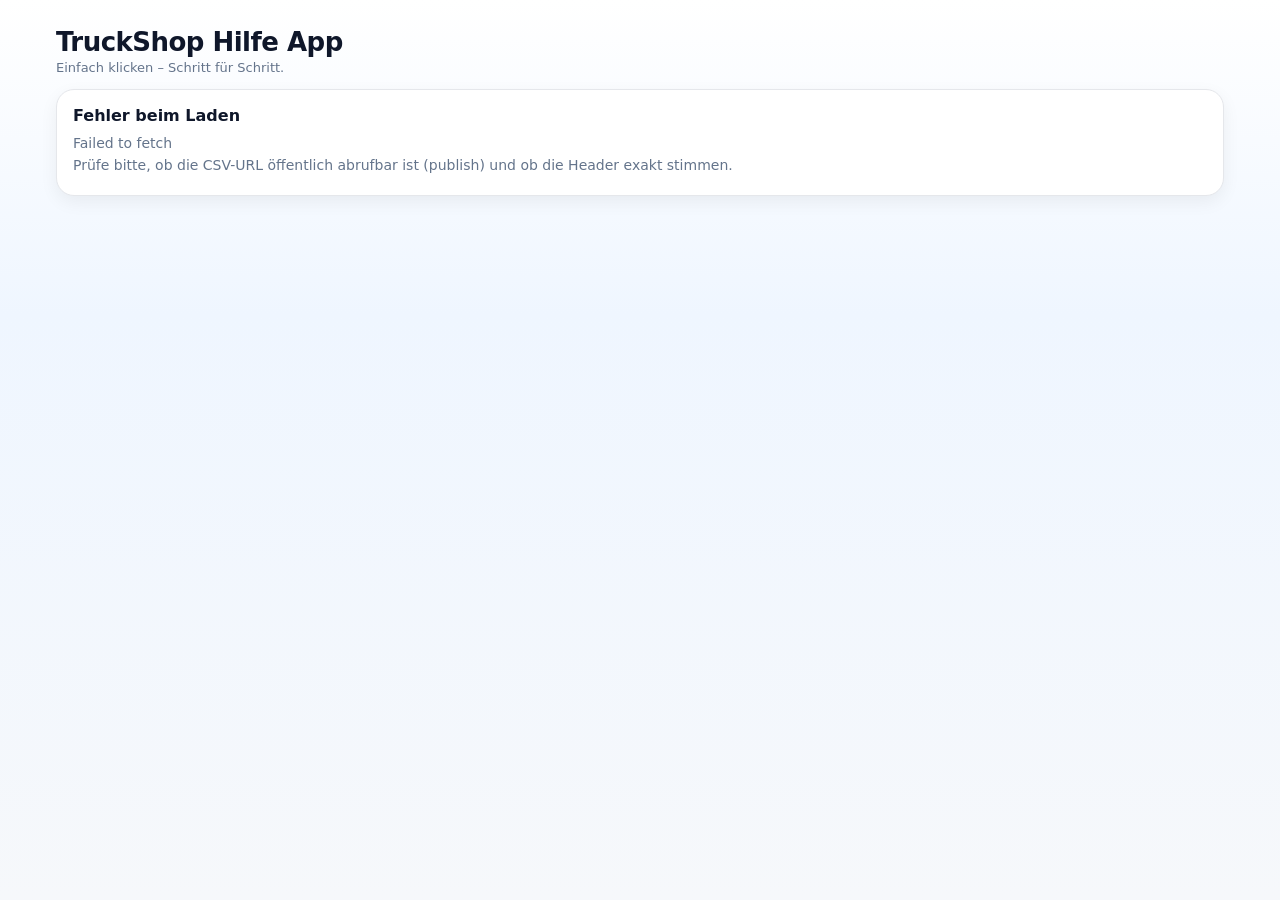
<file: index.html>
<!doctype html>
<html lang="de">
<head>
  <meta charset="utf-8" />
  <meta name="viewport" content="width=device-width,initial-scale=1" />
  <title>TruckShop Hilfe App</title>
  <style>
    :root{
      --bg: #f6f8fb;
      --card: #ffffff;
      --text: #0f172a;
      --muted: #64748b;
      --border: #e5e7eb;

      /* Helle Blau-Akzente */
      --accent: #2563eb;           /* blau */
      --accentSoft: #eff6ff;       /* sehr hell blau */
      --accentSoft2:#dbeafe;       /* hellblau */
      --accentBorder: rgba(37,99,235,.28);

      --shadow: 0 10px 30px rgba(2,6,23,.08);
      --shadow2: 0 6px 18px rgba(2,6,23,.06);
      --ok: #16a34a;

      --radius: 18px;
      --radius2: 22px;
    }
    *{ box-sizing:border-box; }
    body{
      margin:0;
      font-family: system-ui,-apple-system,Segoe UI,Roboto,Helvetica,Arial,"Apple Color Emoji","Segoe UI Emoji";
      color:var(--text);
      background: linear-gradient(180deg, #ffffff 0%, var(--accentSoft) 35%, var(--bg) 100%);
      min-height:100vh;
    }
    .wrap{
      max-width: 1200px;
      margin: 0 auto;
      padding: 18px 16px 40px;
    }

    .topbar{
      display:flex;
      align-items:center;
      justify-content:space-between;
      gap:12px;
      padding: 10px 0 14px;
    }
    .brand{ display:flex; flex-direction:column; gap:2px; }
    .brand h1{
      margin:0;
      font-size: 26px;
      letter-spacing:-0.02em;
      line-height:1.15;
    }
    .brand small{ color:var(--muted); font-size: 13px; }

    .searchRow{
      width:100%;
      max-width: 520px;
      margin-left:auto;
      display:flex;
      gap:10px;
      align-items:center;
    }
    .searchRow input{
      width:100%;
      padding: 14px 14px;
      border: 1px solid var(--border);
      border-radius: 14px;
      background: #fff;
      font-size: 16px;
      outline:none;
      box-shadow: 0 1px 0 rgba(2,6,23,.03);
    }
    .searchRow input:focus{
      border-color: var(--accentBorder);
      box-shadow: 0 0 0 4px rgba(37,99,235,.12);
    }

    .navline{
      display:flex;
      align-items:center;
      justify-content:space-between;
      gap:12px;
      margin: 8px 0 14px;
    }
    .crumbs{
      color: var(--muted);
      font-size: 14px;
      line-height:1.4;
      display:flex;
      flex-wrap:wrap;
      gap:8px;
      align-items:center;
    }
    .crumbs span{ display:inline-flex; align-items:center; }
    .crumbs span.clickable{
      cursor:pointer;
      color: var(--accent);
      font-weight:600;
    }
    .crumbs .sep{ opacity:.55; padding:0 6px; }

    .btn{
      border:1px solid var(--border);
      background:#fff;
      padding: 10px 12px;
      border-radius: 14px;
      cursor:pointer;
      font-size:14px;
      color: var(--accent);
      font-weight: 650;
      box-shadow: 0 1px 0 rgba(2,6,23,.03);
      display:inline-flex;
      align-items:center;
      gap:10px;
      user-select:none;
    }
    .btn:hover{
      box-shadow: var(--shadow2);
      transform: translateY(-1px);
      border-color: var(--accentBorder);
      background: linear-gradient(180deg, #fff 0%, var(--accentSoft) 100%);
    }
    .btn:active{ transform: translateY(0px); }

    .grid{
      display:grid;
      grid-template-columns: repeat(3, minmax(0,1fr));
      gap: 16px;
      margin-top: 14px;
    }
    @media (max-width: 980px){ .grid{ grid-template-columns: repeat(2, minmax(0,1fr)); } }
    @media (max-width: 560px){ .grid{ grid-template-columns: repeat(1, minmax(0,1fr)); } }

    .tile{
      background: var(--card);
      border: 1px solid var(--border);
      border-radius: var(--radius2);
      box-shadow: var(--shadow2);
      padding: 18px 18px;
      min-height: 112px;
      cursor:pointer;
      display:flex;
      flex-direction:column;
      justify-content:center;
      gap:10px;
      transition: transform .12s ease, box-shadow .12s ease, border-color .12s ease;
      position:relative;
      overflow:hidden;
    }
    /* dezenter Akzentstreifen */
    .tile::before{
      content:"";
      position:absolute;
      left:0; top:0; bottom:0;
      width: 6px;
      background: linear-gradient(180deg, rgba(37,99,235,.22), rgba(37,99,235,.08));
      opacity:.9;
    }
    .tile:hover{
      transform: translateY(-2px);
      box-shadow: var(--shadow);
      border-color: var(--accentBorder);
    }
    .tileTop{ display:flex; gap:12px; align-items:center; }
    .emoji{
      width:50px; height:50px;
      border-radius: 16px;
      display:grid;
      place-items:center;
      background: linear-gradient(180deg, var(--accentSoft2) 0%, var(--accentSoft) 100%);
      border: 1px solid rgba(37,99,235,.18);
      font-size: 24px;
      flex: 0 0 auto;
    }
    .tileTitle{ margin:0; font-size: 18px; letter-spacing:-0.01em; }
    .tileMeta{ margin:0; color: var(--muted); font-size: 14px; }

    .topicLayout{
      display:grid;
      grid-template-columns: 1.7fr .9fr;
      gap: 16px;
      align-items:start;
      margin-top: 14px;
    }
    @media (max-width: 980px){ .topicLayout{ grid-template-columns: 1fr; } }

    .panel{
      background:#fff;
      border:1px solid var(--border);
      border-radius: var(--radius);
      box-shadow: var(--shadow2);
      padding: 16px;
    }
    .panel h3{
      margin: 0 0 10px;
      font-size: 16px;
      color: var(--text);
    }
    .panel p{ margin: 6px 0; color: var(--muted); font-size: 14px; }

    .intro{
      background:#fff;
      border:1px solid var(--border);
      border-radius: var(--radius);
      box-shadow: 0 1px 0 rgba(2,6,23,.03);
      padding: 12px;
      margin-bottom: 10px;
      color: var(--text);
      white-space: pre-wrap;
      line-height: 1.45;
    }

    .steps{ display:flex; flex-direction:column; gap: 10px; }
    .step{
      background:#fff;
      border:1px solid var(--border);
      border-radius: var(--radius);
      padding: 12px 12px;
      box-shadow: 0 1px 0 rgba(2,6,23,.03);
      display:flex;
      gap:12px;
      align-items:flex-start;
    }
    .check{
      width: 22px;
      height: 22px;
      border-radius: 7px;
      border: 2px solid rgba(100,116,139,.35);
      margin-top: 2px;
      flex: 0 0 auto;
      cursor:pointer;
      position:relative;
      background:#fff;
    }
    .check.done{
      border-color: rgba(22,163,74,.55);
      background: rgba(22,163,74,.10);
    }
    .check.done::after{
      content:"";
      position:absolute;
      left:6px; top:2px;
      width:6px; height:12px;
      border-right:3px solid var(--ok);
      border-bottom:3px solid var(--ok);
      transform: rotate(40deg);
    }
    .stepText{ display:flex; flex-direction:column; gap:6px; width:100%; }
    .stepText b{ font-size: 15px; line-height:1.3; }
    .stepText .hint{
      color: var(--muted);
      font-size: 14px;
      line-height:1.35;
      white-space: pre-wrap;
    }

    .results{
      margin-top: 12px;
      display:none;
      gap: 10px;
      flex-direction:column;
    }
    .resultItem{
      background:#fff;
      border:1px solid var(--border);
      border-radius: var(--radius);
      padding: 12px 12px;
      box-shadow: 0 1px 0 rgba(2,6,23,.03);
      cursor:pointer;
    }
    .resultItem:hover{ box-shadow: var(--shadow2); border-color: var(--accentBorder); }
    .resultItem .rTitle{ margin:0; font-weight:700; }
    .resultItem .rMeta{ margin:6px 0 0; color: var(--muted); font-size: 13px; }

    .loading{
      background:#fff;
      border:1px solid var(--border);
      border-radius: var(--radius);
      padding: 14px;
      box-shadow: 0 1px 0 rgba(2,6,23,.03);
      color: var(--muted);
      display:flex;
      align-items:center;
      gap:10px;
    }
    .dot{
      width:10px; height:10px; border-radius:50%;
      background: rgba(37,99,235,.35);
      animation: pulse 1s infinite;
    }
    @keyframes pulse{
      0%{ transform: scale(1); opacity:.6; }
      50%{ transform: scale(1.25); opacity:1; }
      100%{ transform: scale(1); opacity:.6; }
    }
  </style>
</head>

<body>
  <div class="wrap">
    <div class="topbar">
      <div class="brand">
        <h1>TruckShop Hilfe App</h1>
        <small>Einfach klicken – Schritt für Schritt.</small>
      </div>

      <!-- Suche nur auf Start -->
      <div class="searchRow" id="searchRow" style="display:none;">
        <input id="searchInput" type="search" placeholder="Suchen (z. B. Strom, Wasser, Pumpe …)" autocomplete="off" />
      </div>
    </div>

    <div class="navline" id="navline" style="display:none;">
      <div class="crumbs" id="crumbs"></div>
      <button class="btn" id="backBtn" type="button">← Zurück</button>
    </div>

    <div id="app">
      <div class="loading"><span class="dot"></span> Inhalte werden geladen …</div>
    </div>
  </div>

<script>
/* ===========================================================
   Sheet-Spalten:
   kategorie | kategorie_reihenfolge | unterkategorie | reihenfolge
   titel | inhalt | aktiv | schritt1..schritt20

   ERWEITERUNG:
   - Zeilenebene: youtube  (für Kategorie "Video")
   - Pro Schritt: schrittX_bild | schrittX_pdf | schrittX_youtube
   =========================================================== */

const CSV_URL = "https://docs.google.com/spreadsheets/d/e/2PACX-1vQCXjTKGowsZ4NrxhRqueZyKaDA5ny-lSAuxNaxhCOmlk_SAmI9WBGCRnY-yeOzKOvNl_DuD4T49EMK/pub?output=csv";

const STORAGE_KEY = "truckshop-hilfe-done-v3";
let doneState = loadDone();

let topics = [];
let state = { level: "start", category: null, subcategory: null, topicId: null };

const appEl = document.getElementById("app");
const searchRowEl = document.getElementById("searchRow");
const searchInputEl = document.getElementById("searchInput");
const navlineEl = document.getElementById("navline");
const crumbsEl = document.getElementById("crumbs");
const backBtn = document.getElementById("backBtn");

const norm = (v) => (v ?? "").toString().trim();
const nlow = (v) => norm(v).toLowerCase();

function loadDone(){
  try { return JSON.parse(localStorage.getItem(STORAGE_KEY) || "{}"); }
  catch { return {}; }
}
function saveDone(){ localStorage.setItem(STORAGE_KEY, JSON.stringify(doneState)); }

async function loadCSV(url){
  const res = await fetch(url, { cache: "no-store" });
  if(!res.ok) throw new Error("CSV konnte nicht geladen werden. Status: " + res.status);
  const text = await res.text();
  return parseCSV(text);
}
function parseCSV(csvText){
  const lines = csvText.replace(/\r/g,"").split("\n").filter(l => l.trim().length);
  if(!lines.length) return [];
  const header = splitCSVLine(lines[0]).map(h => h.trim());
  const out = [];

  for(let i=1;i<lines.length;i++){
    const cols = splitCSVLine(lines[i]);
    const obj = {};
    header.forEach((h, idx) => obj[h] = cols[idx] ?? "");
    out.push(obj);
  }
  return out;
}
function splitCSVLine(line){
  const result = [];
  let cur = "";
  let inQ = false;

  for(let i=0;i<line.length;i++){
    const ch = line[i];
    if(ch === '"'){
      if(inQ && line[i+1] === '"'){ cur += '"'; i++; }
      else inQ = !inQ;
    } else if(ch === "," && !inQ){
      result.push(cur); cur = "";
    } else {
      cur += ch;
    }
  }
  result.push(cur);
  return result;
}

function isActive(v){
  const x = nlow(v);
  if(!x) return true;
  return ["1","true","ja","yes","y","aktiv","x"].includes(x);
}

/* ---------- Drive / YouTube Helper ---------- */
function toDriveDirectImage(url){
  if(!url) return "";
  const u = String(url).trim();
  const m = u.match(/drive\.google\.com\/file\/d\/([^/]+)/);
  if(m && m[1]) return `https://drive.google.com/uc?export=view&id=${m[1]}`;
  return u;
}
function toDrivePreviewPdf(url){
  if(!url) return "";
  const u = String(url).trim();
  const m = u.match(/drive\.google\.com\/file\/d\/([^/]+)/);
  if(m && m[1]) return `https://drive.google.com/file/d/${m[1]}/preview`;
  return u;
}
function getYouTubeId(url){
  if(!url) return "";
  const u = String(url).trim();

  let m = u.match(/youtu\.be\/([A-Za-z0-9_-]{6,})/);
  if(m) return m[1];

  m = u.match(/[?&]v=([A-Za-z0-9_-]{6,})/);
  if(m) return m[1];

  m = u.match(/youtube\.com\/shorts\/([A-Za-z0-9_-]{6,})/);
  if(m) return m[1];

  m = u.match(/youtube\.com\/embed\/([A-Za-z0-9_-]{6,})/);
  if(m) return m[1];

  return "";
}

/* ===========================================================
   Emoji Mapping (Keyword-basiert) + Fallback
   =========================================================== */
const EMOJI_RULES = [
  { keys: ["video", "youtube"], e: "🎬" },
  { keys: ["strom", "elektr", "kabel", "sicherung", "batter", "spannung", "12v", "24v"], e: "⚡" },
  { keys: ["wasser", "pumpe", "tank", "leitung", "hahn", "ventil", "leck", "dicht"], e: "💧" },
  { keys: ["hydraul", "öl", "zylinder", "presse", "kipper"], e: "🛢️" },
  { keys: ["luft", "druck", "kompressor", "pneum", "bremsluft"], e: "💨" },
  { keys: ["brem", "abs", "esp", "belag", "scheibe"], e: "🛑" },
  { keys: ["licht", "lampe", "beleucht", "led", "blinker"], e: "💡" },
  { keys: ["reifen", "rad", "felge", "luftdruck", "profil"], e: "🛞" },
  { keys: ["tür", "klappe", "scharnier", "verschluss", "griff"], e: "🚪" },
  { keys: ["plan", "plane", "spriegel", "aufbau"], e: "🧵" },
  { keys: ["kühl", "kuehl", "temperatur"], e: "❄️" },
  { keys: ["motor", "antrieb", "getriebe"], e: "⚙️" },
  { keys: ["sicherheit", "warn", "gefahr"], e: "⚠️" },
  { keys: ["hilfe", "info", "anleitung", "faq"], e: "🧾" },
  { keys: ["werkzeug", "tool", "schlüssel", "schraube"], e: "🧰" },
  { keys: ["check", "prüfung", "kontrolle", "tüv", "hu"], e: "✅" },
];
const LEVEL_DEFAULT = { cat: "📁", sub: "🧩", topic: "📌" };

function emojiFor(level, ...texts){
  const hay = texts.map(t => nlow(t)).join(" ");
  for(const rule of EMOJI_RULES){
    if(rule.keys.some(k => hay.includes(k))) return rule.e;
  }
  return LEVEL_DEFAULT[level] || "📄";
}

/* ---------- UI helpers ---------- */
function uniqueBy(arr, fnKey){
  const m = new Map();
  for(const item of arr){
    const k = fnKey(item);
    if(!m.has(k)) m.set(k, item);
  }
  return Array.from(m.values());
}

function renderTiles(items, onClick){
  const grid = document.createElement("div");
  grid.className = "grid";

  items.forEach(it => {
    const tile = document.createElement("div");
    tile.className = "tile";
    tile.onclick = () => onClick(it);

    const top = document.createElement("div");
    top.className = "tileTop";

    const emoji = document.createElement("div");
    emoji.className = "emoji";
    emoji.textContent = it.emoji || "📁";

    const txt = document.createElement("div");
    const h = document.createElement("p");
    h.className = "tileTitle";
    h.textContent = it.title;

    const meta = document.createElement("p");
    meta.className = "tileMeta";
    meta.textContent = it.meta || "";

    txt.appendChild(h);
    txt.appendChild(meta);

    top.appendChild(emoji);
    top.appendChild(txt);

    tile.appendChild(top);
    grid.appendChild(tile);
  });

  return grid;
}

/* ---------- Navigation ---------- */
function setNav(){
  if(state.level === "start"){
    navlineEl.style.display = "none";
    crumbsEl.innerHTML = "";
    return;
  }
  navlineEl.style.display = "flex";

  const parts = [];
  parts.push({label:"Start", level:"start"});
  if(state.category) parts.push({label: state.category, level:"sub"});
  if(state.subcategory) parts.push({label: state.subcategory, level:"topics"});
  if(state.topicId){
    const t = topics.find(x => x.id === state.topicId);
    if(t) parts.push({label: t.title, level:"topic"});
  }

  crumbsEl.innerHTML = "";
  parts.forEach((p, idx) => {
    const span = document.createElement("span");
    const isClickable = (idx < parts.length-1);
    span.textContent = p.label;
    if(isClickable){
      span.className = "clickable";
      span.onclick = () => jumpToLevel(p.level);
    }
    crumbsEl.appendChild(span);
    if(idx < parts.length-1){
      const sep = document.createElement("span");
      sep.className = "sep";
      sep.textContent = "›";
      crumbsEl.appendChild(sep);
    }
  });
}

function jumpToLevel(level){
  if(level === "start"){
    state = { level:"start", category:null, subcategory:null, topicId:null };
  } else if(level === "sub"){
    state = { level:"sub", category: state.category, subcategory:null, topicId:null };
  } else if(level === "topics"){
    state = { level:"topics", category: state.category, subcategory: state.subcategory, topicId:null };
  }
  render();
}

/* ---------- Screens ---------- */
function renderStart(){
  searchRowEl.style.display = "flex";

  const cats = uniqueBy(topics, t => t.category)
    .sort((a,b) => (a.catOrder - b.catOrder) || a.category.localeCompare(b.category))
    .map(t => ({
      title: t.category,
      emoji: emojiFor("cat", t.category),
      meta: "Kategorie auswählen"
    }));

  appEl.innerHTML = "";
  appEl.appendChild(renderTiles(cats, (it) => {
    state.level = "sub";
    state.category = it.title;
    state.subcategory = null;
    state.topicId = null;
    render();
  }));

  const results = document.createElement("div");
  results.className = "results";
  results.id = "results";
  appEl.appendChild(results);

  bindSearch();
}

function renderSubcategories(){
  searchRowEl.style.display = "none";

  const subsRaw = topics.filter(t => t.category === state.category && t.subcategory);
  const subs = uniqueBy(subsRaw, t => t.subcategory)
    .sort((a,b) => (a.subOrder - b.subOrder) || a.subcategory.localeCompare(b.subcategory))
    .map(t => ({
      title: t.subcategory,
      emoji: emojiFor("sub", t.subcategory, state.category),
      meta: "Unterkategorie auswählen"
    }));

  appEl.innerHTML = "";
  appEl.appendChild(renderTiles(subs, (it) => {
    state.level = "topics";
    state.subcategory = it.title;
    state.topicId = null;
    render();
  }));
}

function renderTopics(){
  searchRowEl.style.display = "none";

  const tops = topics
    .filter(t => t.category === state.category && t.subcategory === state.subcategory)
    .sort((a,b) => a.title.localeCompare(b.title))
    .map(t => ({
      id: t.id,
      title: t.title,
      emoji: emojiFor("topic", t.title, t.subcategory, t.category),
      meta: "Thema öffnen"
    }));

  appEl.innerHTML = "";
  appEl.appendChild(renderTiles(tops, (it) => {
    state.level = "topic";
    state.topicId = it.id;
    render();
  }));
}

function renderTopic(){
  searchRowEl.style.display = "none";
  const t = topics.find(x => x.id === state.topicId);
  if(!t){
    appEl.innerHTML = "";
    const box = document.createElement("div");
    box.className = "panel";
    box.innerHTML = `<h3>Hinweis</h3><p>Thema nicht gefunden.</p>`;
    appEl.appendChild(box);
    return;
  }

  const topicKey = t.id;
  const steps = t.steps || [];
  const doneCount = steps.reduce((acc, s, idx) => acc + (doneState[topicKey + "::" + idx] ? 1 : 0), 0);

  appEl.innerHTML = "";

  const layout = document.createElement("div");
  layout.className = "topicLayout";

  const left = document.createElement("div");
  left.className = "steps";

  // Kategorie "Video": Zeilenebene youtube als großes Video anzeigen
  if(nlow(t.category) === "video" && t.youtubeId){
    const videoBox = document.createElement("div");
    videoBox.className = "intro";
    videoBox.style.padding = "10px";
    videoBox.style.background = "#fff";
    videoBox.style.border = "1px solid var(--border)";
    videoBox.style.borderRadius = "var(--radius)";

    const iframe = document.createElement("iframe");
    iframe.width = "100%";
    iframe.height = "360";
    iframe.src = `https://www.youtube.com/embed/${t.youtubeId}`;
    iframe.title = "YouTube video";
    iframe.frameBorder = "0";
    iframe.allow = "accelerometer; autoplay; clipboard-write; encrypted-media; gyroscope; picture-in-picture; web-share";
    iframe.allowFullscreen = true;
    iframe.style.borderRadius = "10px";

    videoBox.appendChild(iframe);
    left.appendChild(videoBox);
  }

  if(t.content){
    const intro = document.createElement("div");
    intro.className = "intro";
    intro.textContent = t.content;
    left.appendChild(intro);
  }

  steps.forEach((step, idx) => {
    const row = document.createElement("div");
    row.className = "step";

    const box = document.createElement("div");
    box.className = "check" + (doneState[topicKey + "::" + idx] ? " done" : "");
    box.onclick = () => {
      const k = topicKey + "::" + idx;
      doneState[k] = !doneState[k];
      saveDone();
      render();
    };

    const txt = document.createElement("div");
    txt.className = "stepText";

    const title = document.createElement("b");
    title.textContent = "Schritt " + (idx + 1);

    const hint = document.createElement("div");
    hint.className = "hint";
    hint.textContent = step.text || "";

    txt.appendChild(title);
    txt.appendChild(hint);

    // Medien unter dem Schritt (Bild / PDF / YouTube)
    const mediaWrap = document.createElement("div");
    mediaWrap.style.display = "flex";
    mediaWrap.style.flexDirection = "column";
    mediaWrap.style.gap = "8px";
    mediaWrap.style.marginTop = "8px";

    if(step.img && step.img.startsWith("http")){
      const img = document.createElement("img");
      img.src = step.img;
      img.loading = "lazy";
      img.style.maxWidth = "100%";
      img.style.height = "auto";
      img.style.borderRadius = "10px";
      mediaWrap.appendChild(img);
    }

    if(step.pdf && step.pdf.startsWith("http")){
      const a = document.createElement("a");
      a.href = step.pdf;
      a.target = "_blank";
      a.rel = "noopener";
      a.textContent = "PDF öffnen";
      a.style.display = "inline-flex";
      a.style.alignSelf = "flex-start";
      a.style.padding = "8px 10px";
      a.style.borderRadius = "10px";
      a.style.textDecoration = "none";
      a.style.border = "1px solid rgba(0,0,0,.15)";
      mediaWrap.appendChild(a);
    }

    if(step.youtubeId){
      const iframe = document.createElement("iframe");
      iframe.width = "100%";
      iframe.height = "315";
      iframe.src = `https://www.youtube.com/embed/${step.youtubeId}`;
      iframe.title = "YouTube video";
      iframe.frameBorder = "0";
      iframe.allow = "accelerometer; autoplay; clipboard-write; encrypted-media; gyroscope; picture-in-picture; web-share";
      iframe.allowFullscreen = true;
      iframe.style.borderRadius = "10px";
      mediaWrap.appendChild(iframe);
    }

    if(mediaWrap.children.length){
      txt.appendChild(mediaWrap);
    }

    row.appendChild(box);
    row.appendChild(txt);
    left.appendChild(row);
  });

  const right = document.createElement("div");
  right.className = "panel";

  const h = document.createElement("h3");
  h.textContent = "Fortschritt";
  right.appendChild(h);

  const p1 = document.createElement("p");
  p1.innerHTML = `<b>${doneCount}</b> von <b>${steps.length}</b> Schritten erledigt`;
  right.appendChild(p1);

  const pct = steps.length ? Math.round((doneCount/steps.length)*100) : 0;
  const p2 = document.createElement("p");
  p2.textContent = `Status: ${pct}%`;
  right.appendChild(p2);

  const resetBtn = document.createElement("button");
  resetBtn.className = "btn";
  resetBtn.type = "button";
  resetBtn.textContent = "Fortschritt für dieses Thema zurücksetzen";
  resetBtn.style.marginTop = "10px";
  resetBtn.onclick = () => {
    for(let i=0;i<steps.length;i++){
      delete doneState[topicKey + "::" + i];
    }
    saveDone();
    render();
  };
  right.appendChild(resetBtn);

  layout.appendChild(left);
  layout.appendChild(right);
  appEl.appendChild(layout);
}

/* ---------- Search (Start only) ---------- */
let searchBound = false;
function bindSearch(){
  if(searchBound) return;
  searchBound = true;

  searchInputEl.addEventListener("input", () => {
    const q = nlow(searchInputEl.value);
    const resEl = document.getElementById("results");
    if(!resEl) return;

    if(!q){
      resEl.style.display = "none";
      resEl.innerHTML = "";
      return;
    }

    const hits = topics.filter(t => {
      const stepText = (t.steps || []).map(s => [s.text, s.img, s.pdf, s.youtubeId].filter(Boolean).join(" ")).join(" ");
      const hay = [t.category, t.subcategory, t.title, t.content, t.youtubeId, stepText].filter(Boolean).join(" ").toLowerCase();
      return hay.includes(q);
    }).slice(0, 20);

    resEl.innerHTML = "";
    resEl.style.display = "flex";

    hits.forEach(t => {
      const item = document.createElement("div");
      item.className = "resultItem";

      const tt = document.createElement("p");
      tt.className = "rTitle";
      tt.textContent = `${emojiFor("topic", t.title, t.subcategory, t.category)}  ${t.title || "Treffer"}`;

      const m = document.createElement("p");
      m.className = "rMeta";
      m.textContent = `${t.category}${t.subcategory ? " › " + t.subcategory : ""} › ${t.title}`;

      item.appendChild(tt);
      item.appendChild(m);

      item.onclick = () => {
        state.level = "topic";
        state.category = t.category;
        state.subcategory = t.subcategory;
        state.topicId = t.id;
        render();
      };

      resEl.appendChild(item);
    });

    if(!hits.length){
      const none = document.createElement("div");
      none.className = "resultItem";
      none.textContent = "Keine Treffer.";
      resEl.appendChild(none);
    }
  });
}

/* ---------- Main render ---------- */
function render(){
  setNav();

  backBtn.onclick = () => {
    if(state.level === "topic"){
      state.level = "topics";
      state.topicId = null;
    } else if(state.level === "topics"){
      state.level = "sub";
      state.subcategory = null;
    } else if(state.level === "sub"){
      state.level = "start";
      state.category = null;
    }
    render();
  };

  if(state.level === "start") renderStart();
  else if(state.level === "sub") renderSubcategories();
  else if(state.level === "topics") renderTopics();
  else if(state.level === "topic") renderTopic();
}

/* ---------- Boot ---------- */
(async function init(){
  try{
    const raw = await loadCSV(CSV_URL);

    topics = raw
      .filter(r => isActive(r["aktiv"]))
      .map((r) => {
        const category = norm(r["kategorie"]);
        const subcategory = norm(r["unterkategorie"]);
        const title = norm(r["titel"]);
        const content = norm(r["inhalt"]);

        const catOrder = Number(norm(r["kategorie_reihenfolge"]) || 9999);
        const subOrder = Number(norm(r["reihenfolge"]) || 9999);

        // Zeilenebene-YouTube (für Kategorie Video)
        const youtubeId = getYouTubeId(norm(r["youtube"]));

        // Schritte als OBJEKTE (Text + optionale Medien)
        const steps = [];
        for(let i=1;i<=20;i++){
          const text = norm(r["schritt" + i]);
          if(!text) continue;

          const imgRaw = norm(r["schritt" + i + "_bild"]);
          const pdfRaw = norm(r["schritt" + i + "_pdf"]);
          const ytRaw  = norm(r["schritt" + i + "_youtube"]);

          steps.push({
            text,
            img: imgRaw ? toDriveDirectImage(imgRaw) : "",
            pdf: pdfRaw ? toDrivePreviewPdf(pdfRaw) : "",
            youtubeId: ytRaw ? getYouTubeId(ytRaw) : ""
          });
        }

        const id = [nlow(category), nlow(subcategory), nlow(title)].join("||");
        return { id, category, subcategory, title, content, steps, catOrder, subOrder, youtubeId };
      })
      .filter(t => t.category && t.subcategory && t.title);

    render();
  }catch(err){
    appEl.innerHTML = "";
    const box = document.createElement("div");
    box.className = "panel";
    box.innerHTML = `
      <h3>Fehler beim Laden</h3>
      <p>${(err && err.message) ? err.message : "Unbekannter Fehler"}</p>
      <p>Prüfe bitte, ob die CSV-URL öffentlich abrufbar ist (publish) und ob die Header exakt stimmen.</p>
    `;
    appEl.appendChild(box);
    searchRowEl.style.display = "none";
    navlineEl.style.display = "none";
  }
})();
</script>
</body>
</html>
</file>
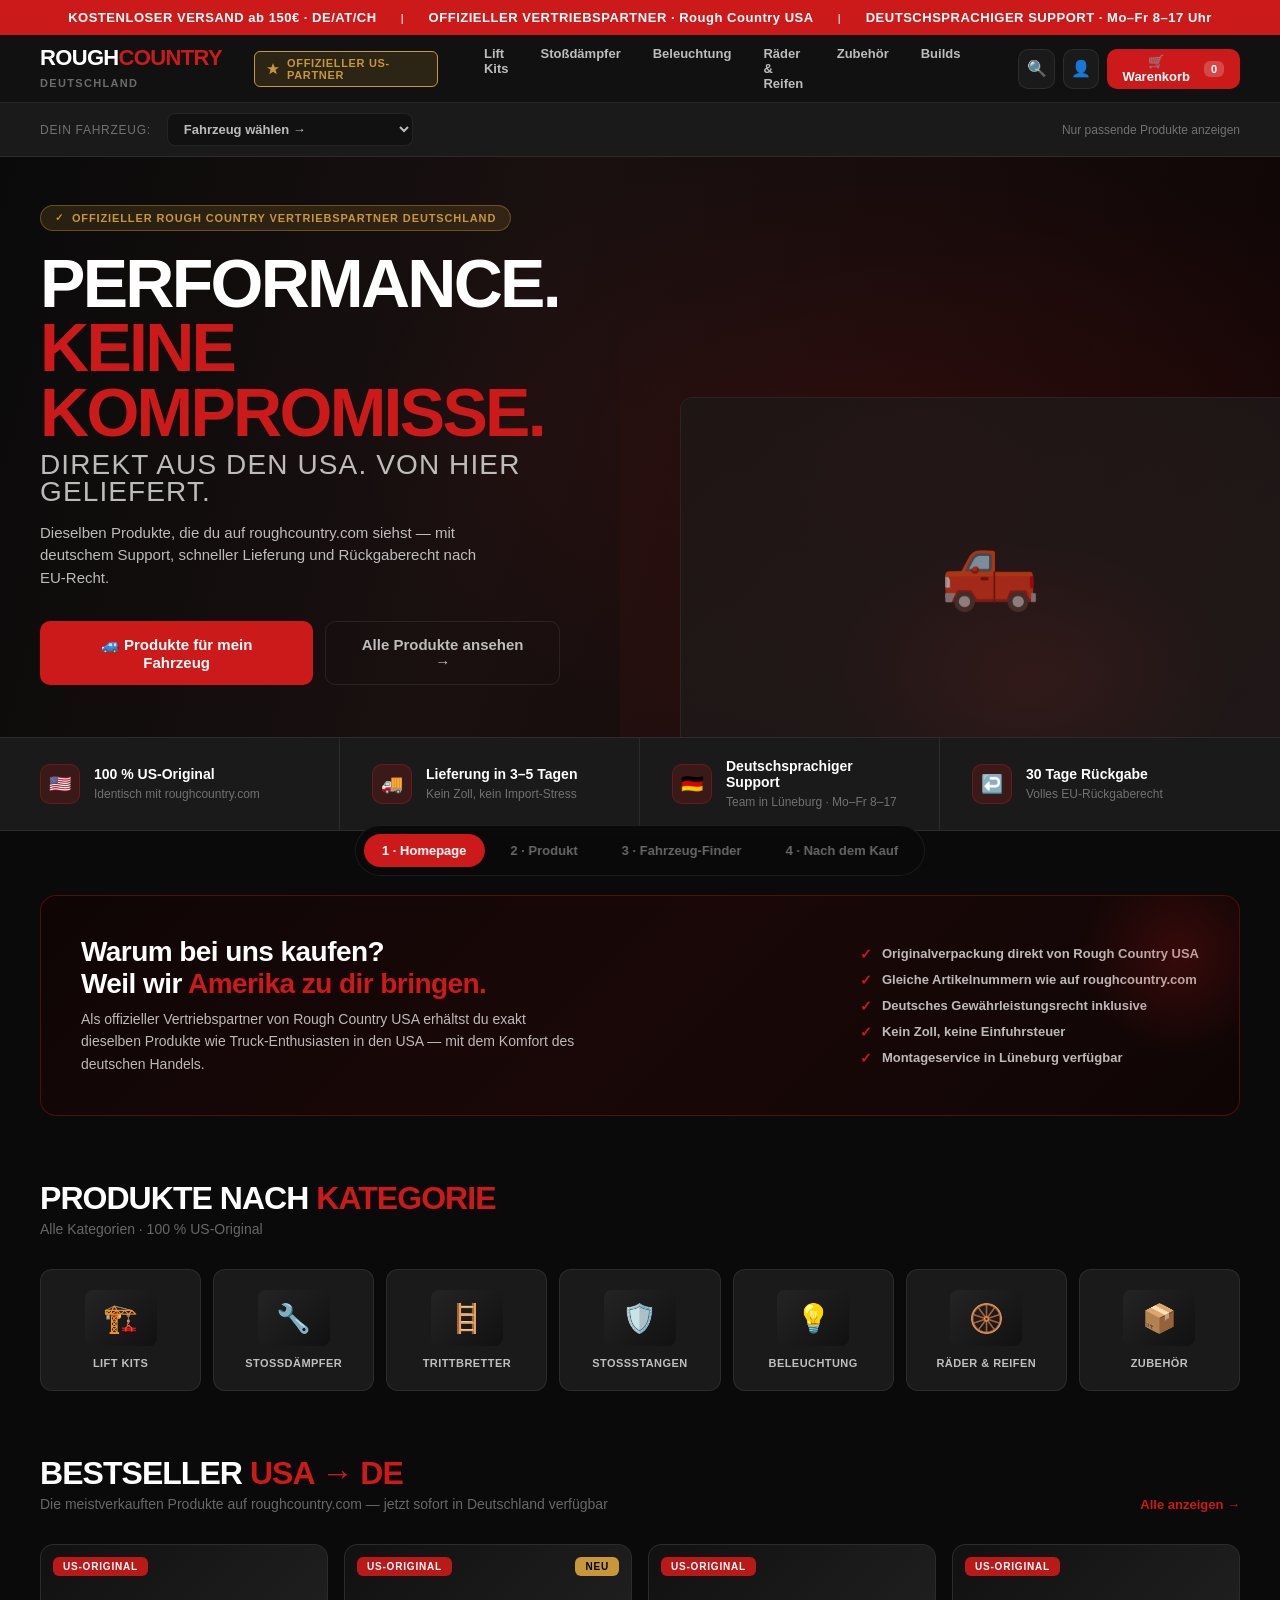
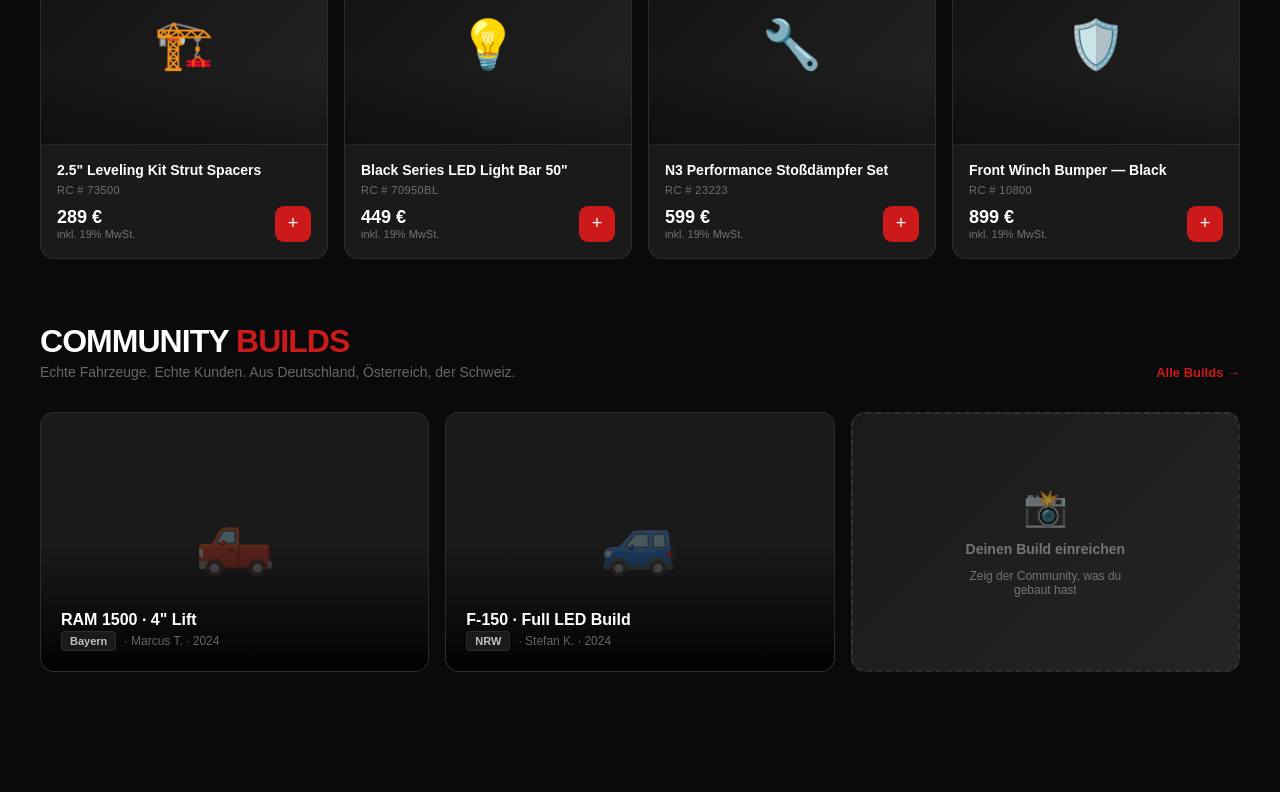
<file: blueprint-roughcountry.html>
<!DOCTYPE html>
<html lang="de">
<head>
  <meta charset="utf-8" />
  <meta name="viewport" content="width=device-width, initial-scale=1" />
  <title>Rough Country DE — Design Blueprint</title>
  <style>
    /* ============================================================
       DESIGN TOKENS
    ============================================================ */
    :root {
      --black:       #0a0a0a;
      --black2:      #111111;
      --black3:      #1a1a1a;
      --black4:      #242424;
      --red:         #CC1A1A;
      --red-dark:    #A31515;
      --red-glow:    rgba(204, 26, 26, 0.18);
      --white:       #FFFFFF;
      --white-dim:   rgba(255,255,255,0.72);
      --white-muted: rgba(255,255,255,0.38);
      --gold:        #C8973A;
      --gold-soft:   rgba(200,151,58,0.15);
      --border:      rgba(255,255,255,0.08);
      --border-red:  rgba(204,26,26,0.35);
      --ease-out:    cubic-bezier(0.23, 1, 0.32, 1);
      --ease-in-out: cubic-bezier(0.77, 0, 0.175, 1);
      --ease-spring: cubic-bezier(0.34, 1.56, 0.64, 1);
    }

    * { box-sizing: border-box; margin: 0; padding: 0; }

    body {
      font-family: -apple-system, BlinkMacSystemFont, "Segoe UI", Helvetica, Arial, sans-serif;
      background: var(--black);
      color: var(--white);
      overflow-x: hidden;
    }

    /* ============================================================
       BLUEPRINT NAV (Meta-Ebene)
    ============================================================ */
    .bp-nav {
      position: fixed;
      bottom: 24px;
      left: 50%;
      transform: translateX(-50%);
      z-index: 1000;
      display: flex;
      gap: 8px;
      background: rgba(10,10,10,0.92);
      border: 1px solid var(--border);
      backdrop-filter: blur(16px);
      -webkit-backdrop-filter: blur(16px);
      padding: 8px;
      border-radius: 100px;
    }
    .bp-btn {
      padding: 9px 18px;
      border-radius: 100px;
      font-size: 13px;
      font-weight: 600;
      cursor: pointer;
      border: none;
      transition: all 160ms var(--ease-out);
      color: var(--white-muted);
      background: transparent;
    }
    .bp-btn:hover { color: var(--white); background: var(--black3); }
    .bp-btn.active { background: var(--red); color: var(--white); }
    .bp-btn:active { transform: scale(0.96); }

    /* ============================================================
       SCREENS
    ============================================================ */
    .screen { display: none; }
    .screen.active { display: block; }

    /* ============================================================
       SHARED COMPONENTS
    ============================================================ */

    /* TOP ANNOUNCEMENT BAR */
    .announce-bar {
      background: var(--red);
      text-align: center;
      padding: 10px 20px;
      font-size: 13px;
      font-weight: 600;
      letter-spacing: 0.04em;
      display: flex;
      align-items: center;
      justify-content: center;
      gap: 24px;
    }
    .announce-bar span { opacity: 0.75; font-size: 11px; letter-spacing: 0.08em; text-transform: uppercase; }
    .announce-bar strong { color: #fff; }

    /* HEADER */
    .header {
      background: var(--black2);
      border-bottom: 1px solid var(--border);
      padding: 0 40px;
      display: flex;
      align-items: center;
      height: 68px;
      gap: 32px;
      position: sticky;
      top: 0;
      z-index: 100;
    }
    .logo {
      font-size: 22px;
      font-weight: 900;
      letter-spacing: -0.03em;
      text-transform: uppercase;
      color: var(--white);
      line-height: 1;
    }
    .logo em {
      color: var(--red);
      font-style: normal;
    }
    .partner-badge {
      display: flex;
      align-items: center;
      gap: 8px;
      padding: 5px 12px;
      background: var(--gold-soft);
      border: 1px solid var(--gold);
      border-radius: 6px;
      font-size: 11px;
      font-weight: 700;
      color: var(--gold);
      letter-spacing: 0.06em;
      text-transform: uppercase;
    }
    .partner-badge svg { width: 14px; height: 14px; }
    .nav-links {
      display: flex;
      gap: 4px;
      margin-left: auto;
    }
    .nav-link {
      padding: 8px 14px;
      font-size: 13px;
      font-weight: 600;
      color: var(--white-dim);
      cursor: pointer;
      border-radius: 8px;
      transition: all 140ms var(--ease-out);
      border: none;
      background: transparent;
      text-decoration: none;
    }
    .nav-link:hover { color: var(--white); background: var(--black3); }
    .header-actions { display: flex; gap: 8px; margin-left: 12px; }
    .icon-btn {
      width: 40px; height: 40px;
      border-radius: 10px;
      background: var(--black3);
      border: 1px solid var(--border);
      display: grid;
      place-items: center;
      cursor: pointer;
      font-size: 16px;
      transition: all 140ms var(--ease-out);
    }
    .icon-btn:hover { background: var(--black4); border-color: rgba(255,255,255,0.16); transform: translateY(-1px); }
    .icon-btn:active { transform: scale(0.95); }
    .cart-btn {
      display: flex;
      align-items: center;
      gap: 10px;
      padding: 0 16px 0 12px;
      height: 40px;
      border-radius: 10px;
      background: var(--red);
      border: none;
      font-size: 13px;
      font-weight: 700;
      color: #fff;
      cursor: pointer;
      transition: all 160ms var(--ease-out);
    }
    .cart-btn:hover { background: var(--red-dark); transform: translateY(-1px); box-shadow: 0 4px 16px var(--red-glow); }
    .cart-btn:active { transform: scale(0.97); }

    /* VEHICLE FINDER PERSISTENT */
    .vehicle-strip {
      background: var(--black3);
      border-bottom: 1px solid var(--border);
      padding: 10px 40px;
      display: flex;
      align-items: center;
      gap: 16px;
    }
    .vehicle-strip label { font-size: 12px; color: var(--white-muted); text-transform: uppercase; letter-spacing: 0.06em; }
    .vehicle-select {
      background: var(--black2);
      border: 1px solid var(--border);
      color: var(--white-dim);
      padding: 7px 12px;
      border-radius: 8px;
      font-size: 13px;
      font-weight: 600;
      cursor: pointer;
      transition: all 140ms var(--ease-out);
    }
    .vehicle-select:hover { border-color: rgba(255,255,255,0.2); color: var(--white); }
    .vehicle-active {
      display: flex;
      align-items: center;
      gap: 10px;
      padding: 6px 14px;
      background: var(--red-glow);
      border: 1px solid var(--border-red);
      border-radius: 8px;
      font-size: 13px;
      font-weight: 700;
      color: var(--red);
    }
    .vehicle-dot { width: 6px; height: 6px; background: var(--red); border-radius: 50%; animation: pulse-dot 2s infinite; }
    @keyframes pulse-dot {
      0%, 100% { opacity: 1; transform: scale(1); }
      50% { opacity: 0.5; transform: scale(0.8); }
    }

    /* ============================================================
       SCREEN 1: HOMEPAGE
    ============================================================ */

    /* HERO */
    .hero {
      position: relative;
      height: 580px;
      overflow: hidden;
      background: var(--black2);
      display: flex;
      align-items: flex-end;
    }
    .hero-bg {
      position: absolute;
      inset: 0;
      background:
        radial-gradient(ellipse 60% 80% at 70% 50%, rgba(180,20,20,0.12) 0%, transparent 70%),
        linear-gradient(105deg, #0a0a0a 0%, #1a1010 40%, #0f0505 100%);
    }
    .hero-truck {
      position: absolute;
      right: -20px;
      bottom: 0;
      width: 680px;
      height: 100%;
      background:
        radial-gradient(ellipse 50% 40% at 60% 90%, rgba(204,26,26,0.25) 0%, transparent 60%),
        linear-gradient(170deg, transparent 20%, rgba(204,26,26,0.06) 80%);
      display: flex;
      align-items: flex-end;
      justify-content: flex-end;
    }
    .truck-placeholder {
      width: 620px;
      height: 340px;
      background: linear-gradient(135deg, var(--black3) 0%, var(--black4) 100%);
      border-radius: 12px 12px 0 0;
      display: flex;
      align-items: center;
      justify-content: center;
      font-size: 80px;
      opacity: 0.6;
      border: 1px solid var(--border);
      border-bottom: none;
    }
    .hero-content {
      position: relative;
      z-index: 2;
      padding: 0 40px 52px;
      max-width: 600px;
    }
    .auth-pill {
      display: inline-flex;
      align-items: center;
      gap: 8px;
      padding: 6px 14px;
      background: var(--gold-soft);
      border: 1px solid rgba(200,151,58,0.4);
      border-radius: 100px;
      font-size: 11px;
      font-weight: 700;
      color: var(--gold);
      letter-spacing: 0.08em;
      text-transform: uppercase;
      margin-bottom: 20px;
    }
    .auth-pill::before { content: "✓"; font-size: 10px; }
    .hero-headline {
      font-size: 68px;
      font-weight: 900;
      line-height: 0.95;
      letter-spacing: -0.04em;
      text-transform: uppercase;
      margin-bottom: 16px;
    }
    .hero-headline .line-red { color: var(--red); }
    .hero-headline .line-small {
      font-size: 28px;
      font-weight: 400;
      letter-spacing: 0.04em;
      color: var(--white-dim);
      display: block;
      margin-top: 8px;
    }
    .hero-sub {
      font-size: 15px;
      color: var(--white-dim);
      line-height: 1.5;
      margin-bottom: 32px;
      max-width: 440px;
    }
    .hero-actions { display: flex; gap: 12px; }
    .btn-primary {
      display: inline-flex;
      align-items: center;
      gap: 10px;
      padding: 14px 28px;
      background: var(--red);
      color: #fff;
      font-size: 15px;
      font-weight: 700;
      border-radius: 10px;
      border: none;
      cursor: pointer;
      transition: all 160ms var(--ease-out);
      text-decoration: none;
    }
    .btn-primary:hover { background: var(--red-dark); transform: translateY(-2px); box-shadow: 0 8px 24px var(--red-glow); }
    .btn-primary:active { transform: scale(0.97); }
    .btn-ghost {
      display: inline-flex;
      align-items: center;
      gap: 10px;
      padding: 14px 28px;
      background: transparent;
      color: var(--white-dim);
      font-size: 15px;
      font-weight: 700;
      border-radius: 10px;
      border: 1px solid var(--border);
      cursor: pointer;
      transition: all 160ms var(--ease-out);
    }
    .btn-ghost:hover { color: var(--white); border-color: rgba(255,255,255,0.24); background: var(--black3); transform: translateY(-2px); }
    .btn-ghost:active { transform: scale(0.97); }

    /* TRUST BAR */
    .trust-bar {
      background: var(--black3);
      border-top: 1px solid var(--border);
      border-bottom: 1px solid var(--border);
      padding: 0 40px;
    }
    .trust-inner {
      display: grid;
      grid-template-columns: repeat(4, 1fr);
      max-width: 1200px;
      margin: 0 auto;
    }
    .trust-item {
      display: flex;
      align-items: center;
      gap: 14px;
      padding: 20px 0;
      border-right: 1px solid var(--border);
      padding-right: 32px;
      padding-left: 32px;
      transition: all 160ms var(--ease-out);
    }
    .trust-item:first-child { padding-left: 0; }
    .trust-item:last-child { border-right: none; }
    .trust-item:hover { background: rgba(255,255,255,0.02); }
    .trust-icon {
      width: 40px; height: 40px;
      background: var(--red-glow);
      border: 1px solid var(--border-red);
      border-radius: 10px;
      display: grid;
      place-items: center;
      font-size: 18px;
      flex-shrink: 0;
    }
    .trust-text strong { display: block; font-size: 14px; font-weight: 700; margin-bottom: 2px; }
    .trust-text span { font-size: 12px; color: var(--white-muted); }

    /* SECTION */
    .section { padding: 64px 40px; max-width: 1280px; margin: 0 auto; }
    .section-header {
      display: flex;
      align-items: flex-end;
      justify-content: space-between;
      margin-bottom: 32px;
    }
    .section-title {
      font-size: 32px;
      font-weight: 900;
      letter-spacing: -0.03em;
      text-transform: uppercase;
    }
    .section-title em { color: var(--red); font-style: normal; }
    .section-sub { font-size: 14px; color: var(--white-muted); margin-top: 4px; }
    .see-all {
      font-size: 13px;
      font-weight: 600;
      color: var(--red);
      cursor: pointer;
      transition: all 140ms;
      text-decoration: none;
      display: flex;
      align-items: center;
      gap: 6px;
    }
    .see-all:hover { opacity: 0.75; }

    /* CATEGORY GRID */
    .cat-grid {
      display: grid;
      grid-template-columns: repeat(7, 1fr);
      gap: 12px;
    }
    .cat-tile {
      background: var(--black3);
      border: 1px solid var(--border);
      border-radius: 12px;
      padding: 20px 12px;
      display: flex;
      flex-direction: column;
      align-items: center;
      gap: 10px;
      cursor: pointer;
      transition: transform 180ms var(--ease-out),
                  box-shadow 180ms var(--ease-out),
                  border-color 180ms var(--ease-out),
                  background 180ms var(--ease-out);
      text-align: center;
    }
    .cat-tile:hover {
      transform: translateY(-4px);
      box-shadow: 0 12px 32px rgba(0,0,0,0.5), 0 0 0 1px var(--border-red);
      border-color: var(--border-red);
      background: var(--black4);
    }
    .cat-tile:active { transform: scale(0.97); }
    .cat-img {
      width: 72px;
      height: 56px;
      border-radius: 8px;
      background: linear-gradient(135deg, var(--black4), var(--black2));
      display: grid;
      place-items: center;
      font-size: 28px;
    }
    .cat-label { font-size: 11px; font-weight: 700; letter-spacing: 0.04em; text-transform: uppercase; color: var(--white-dim); line-height: 1.3; }

    /* US-SPEC BANNER */
    .us-banner {
      background: linear-gradient(135deg, #0f0505 0%, #1a0808 50%, #0f0505 100%);
      border: 1px solid var(--border-red);
      border-radius: 16px;
      padding: 40px;
      display: grid;
      grid-template-columns: 1fr auto;
      align-items: center;
      gap: 40px;
      margin: 0 40px 48px;
      position: relative;
      overflow: hidden;
    }
    .us-banner::before {
      content: "";
      position: absolute;
      top: -40px; right: -40px;
      width: 200px; height: 200px;
      background: radial-gradient(circle, rgba(204,26,26,0.2) 0%, transparent 70%);
    }
    .us-banner-text h2 { font-size: 28px; font-weight: 900; letter-spacing: -0.02em; margin-bottom: 8px; }
    .us-banner-text h2 span { color: var(--red); }
    .us-banner-text p { font-size: 14px; color: var(--white-dim); line-height: 1.6; max-width: 500px; }
    .us-specs {
      display: flex;
      flex-direction: column;
      gap: 10px;
    }
    .us-spec-item {
      display: flex;
      align-items: center;
      gap: 10px;
      font-size: 13px;
      font-weight: 600;
      color: var(--white-dim);
    }
    .us-spec-item::before { content: "✓"; color: var(--red); font-weight: 900; font-size: 14px; }

    /* PRODUCT GRID */
    .product-grid {
      display: grid;
      grid-template-columns: repeat(4, 1fr);
      gap: 16px;
    }
    .product-card {
      background: var(--black3);
      border: 1px solid var(--border);
      border-radius: 14px;
      overflow: hidden;
      cursor: pointer;
      transition: transform 200ms var(--ease-out),
                  box-shadow 200ms var(--ease-out),
                  border-color 200ms var(--ease-out);
      position: relative;
    }
    .product-card:hover {
      transform: translateY(-4px);
      box-shadow: 0 16px 40px rgba(0,0,0,0.6);
      border-color: rgba(255,255,255,0.14);
    }
    .product-card:active { transform: scale(0.98); }
    .product-img {
      height: 200px;
      background: linear-gradient(135deg, var(--black2), var(--black4));
      display: grid;
      place-items: center;
      font-size: 48px;
      border-bottom: 1px solid var(--border);
      position: relative;
      overflow: hidden;
    }
    .product-img::after {
      content: "";
      position: absolute;
      inset: 0;
      background: linear-gradient(to bottom, transparent 60%, rgba(0,0,0,0.4));
    }
    .us-tag {
      position: absolute;
      top: 12px;
      left: 12px;
      z-index: 1;
      padding: 4px 10px;
      background: rgba(204,26,26,0.9);
      border-radius: 6px;
      font-size: 10px;
      font-weight: 800;
      letter-spacing: 0.08em;
      text-transform: uppercase;
      color: #fff;
    }
    .new-tag {
      position: absolute;
      top: 12px;
      right: 12px;
      z-index: 1;
      padding: 4px 10px;
      background: var(--gold);
      border-radius: 6px;
      font-size: 10px;
      font-weight: 800;
      letter-spacing: 0.08em;
      text-transform: uppercase;
      color: #000;
    }
    .product-info { padding: 16px; }
    .product-name { font-size: 14px; font-weight: 700; margin-bottom: 4px; line-height: 1.3; }
    .product-sku { font-size: 11px; color: var(--white-muted); margin-bottom: 10px; letter-spacing: 0.04em; }
    .product-footer {
      display: flex;
      align-items: center;
      justify-content: space-between;
    }
    .product-price { font-size: 18px; font-weight: 900; color: var(--white); }
    .product-price small { font-size: 11px; font-weight: 400; color: var(--white-muted); display: block; }
    .add-btn {
      width: 36px; height: 36px;
      border-radius: 9px;
      background: var(--red);
      border: none;
      color: #fff;
      font-size: 18px;
      cursor: pointer;
      display: grid;
      place-items: center;
      transition: all 160ms var(--ease-out);
    }
    .add-btn:hover { background: var(--red-dark); transform: scale(1.08); }
    .add-btn:active { transform: scale(0.94); }

    /* BUILDS SECTION */
    .builds-grid {
      display: grid;
      grid-template-columns: repeat(3, 1fr);
      gap: 16px;
    }
    .build-card {
      border-radius: 14px;
      overflow: hidden;
      cursor: pointer;
      position: relative;
      height: 260px;
      background: var(--black3);
      border: 1px solid var(--border);
      transition: transform 200ms var(--ease-out), box-shadow 200ms var(--ease-out);
    }
    .build-card:hover { transform: translateY(-3px); box-shadow: 0 16px 48px rgba(0,0,0,0.7); }
    .build-card:active { transform: scale(0.98); }
    .build-bg {
      position: absolute;
      inset: 0;
      display: flex;
      align-items: center;
      justify-content: center;
      font-size: 64px;
      opacity: 0.3;
    }
    .build-gradient {
      position: absolute;
      inset: 0;
      background: linear-gradient(to top, rgba(0,0,0,0.92) 0%, transparent 50%);
    }
    .build-info {
      position: absolute;
      bottom: 0;
      left: 0;
      right: 0;
      padding: 20px;
    }
    .build-name { font-size: 16px; font-weight: 800; margin-bottom: 2px; }
    .build-meta { font-size: 12px; color: var(--white-muted); display: flex; align-items: center; gap: 8px; }
    .build-state {
      padding: 3px 8px;
      background: var(--black3);
      border: 1px solid var(--border);
      border-radius: 4px;
      font-size: 11px;
      font-weight: 600;
      color: var(--white-dim);
    }

    /* ============================================================
       SCREEN 2: PRODUCT DETAIL
    ============================================================ */
    .pdp-layout {
      display: grid;
      grid-template-columns: 1.1fr 1fr;
      gap: 48px;
      padding: 40px;
      max-width: 1280px;
      margin: 0 auto;
    }
    .pdp-gallery {
      position: relative;
    }
    .pdp-main-img {
      height: 460px;
      background: var(--black3);
      border: 1px solid var(--border);
      border-radius: 16px;
      display: flex;
      align-items: center;
      justify-content: center;
      font-size: 96px;
      margin-bottom: 12px;
      position: relative;
      overflow: hidden;
    }
    .pdp-main-img::before {
      content: "";
      position: absolute;
      inset: 0;
      background: radial-gradient(ellipse at center, rgba(204,26,26,0.06) 0%, transparent 70%);
    }
    .pdp-thumbs { display: flex; gap: 10px; }
    .pdp-thumb {
      width: 72px; height: 72px;
      border-radius: 10px;
      background: var(--black3);
      border: 1px solid var(--border);
      display: grid;
      place-items: center;
      font-size: 24px;
      cursor: pointer;
      transition: all 140ms var(--ease-out);
    }
    .pdp-thumb:hover { border-color: rgba(255,255,255,0.2); transform: translateY(-2px); }
    .pdp-thumb.active { border-color: var(--red); background: var(--red-glow); }
    .pdp-thumb:active { transform: scale(0.95); }

    .pdp-info { padding-top: 8px; }
    .pdp-badges { display: flex; gap: 8px; margin-bottom: 16px; }
    .badge {
      padding: 5px 12px;
      border-radius: 6px;
      font-size: 11px;
      font-weight: 800;
      letter-spacing: 0.06em;
      text-transform: uppercase;
    }
    .badge-red { background: rgba(204,26,26,0.15); border: 1px solid var(--border-red); color: var(--red); }
    .badge-gold { background: var(--gold-soft); border: 1px solid rgba(200,151,58,0.3); color: var(--gold); }
    .badge-white { background: rgba(255,255,255,0.06); border: 1px solid var(--border); color: var(--white-dim); }
    .pdp-title { font-size: 30px; font-weight: 900; letter-spacing: -0.02em; margin-bottom: 4px; line-height: 1.1; }
    .pdp-sku { font-size: 12px; color: var(--white-muted); margin-bottom: 20px; letter-spacing: 0.04em; }
    .pdp-rating { display: flex; align-items: center; gap: 10px; margin-bottom: 20px; }
    .stars { color: var(--gold); font-size: 14px; letter-spacing: 2px; }
    .rating-count { font-size: 13px; color: var(--white-muted); }
    .pdp-price-block {
      background: var(--black3);
      border: 1px solid var(--border);
      border-radius: 14px;
      padding: 20px;
      margin-bottom: 20px;
    }
    .pdp-price { font-size: 40px; font-weight: 900; letter-spacing: -0.03em; margin-bottom: 4px; }
    .pdp-price-note { font-size: 12px; color: var(--white-muted); }
    .pdp-origin {
      display: flex;
      align-items: center;
      gap: 10px;
      margin-top: 14px;
      padding-top: 14px;
      border-top: 1px solid var(--border);
      font-size: 13px;
      color: var(--white-dim);
    }
    .pdp-origin strong { color: var(--white); }
    .flag { font-size: 18px; }

    .pdp-options { margin-bottom: 20px; }
    .option-label { font-size: 12px; font-weight: 700; text-transform: uppercase; letter-spacing: 0.06em; color: var(--white-muted); margin-bottom: 8px; }
    .option-btns { display: flex; gap: 8px; flex-wrap: wrap; }
    .option-btn {
      padding: 8px 16px;
      border-radius: 8px;
      border: 1px solid var(--border);
      background: transparent;
      color: var(--white-dim);
      font-size: 13px;
      font-weight: 600;
      cursor: pointer;
      transition: all 140ms var(--ease-out);
    }
    .option-btn:hover { border-color: rgba(255,255,255,0.2); color: var(--white); }
    .option-btn.selected { border-color: var(--red); background: var(--red-glow); color: var(--white); }
    .option-btn:active { transform: scale(0.95); }

    .pdp-atc {
      display: flex;
      gap: 10px;
      margin-bottom: 20px;
    }
    .atc-btn {
      flex: 1;
      padding: 16px;
      background: var(--red);
      border: none;
      border-radius: 12px;
      color: #fff;
      font-size: 16px;
      font-weight: 800;
      cursor: pointer;
      transition: all 160ms var(--ease-out);
      display: flex;
      align-items: center;
      justify-content: center;
      gap: 10px;
    }
    .atc-btn:hover { background: var(--red-dark); transform: translateY(-2px); box-shadow: 0 8px 24px var(--red-glow); }
    .atc-btn:active { transform: scale(0.97); box-shadow: none; }
    .wish-btn {
      width: 52px;
      border-radius: 12px;
      border: 1px solid var(--border);
      background: var(--black3);
      color: var(--white-dim);
      font-size: 20px;
      cursor: pointer;
      transition: all 140ms var(--ease-out);
      display: grid;
      place-items: center;
    }
    .wish-btn:hover { border-color: rgba(255,255,255,0.2); color: var(--white); transform: scale(1.05); }
    .wish-btn:active { transform: scale(0.94); }

    .trust-mini {
      display: grid;
      grid-template-columns: 1fr 1fr;
      gap: 10px;
    }
    .trust-mini-item {
      display: flex;
      align-items: center;
      gap: 10px;
      padding: 12px;
      background: var(--black3);
      border: 1px solid var(--border);
      border-radius: 10px;
      font-size: 12px;
      font-weight: 600;
      color: var(--white-dim);
    }
    .trust-mini-item .ti { font-size: 18px; }

    /* ============================================================
       SCREEN 3: VEHICLE FINDER
    ============================================================ */
    .finder-hero {
      background: var(--black2);
      border-bottom: 1px solid var(--border);
      padding: 52px 40px;
      text-align: center;
    }
    .finder-hero h1 { font-size: 48px; font-weight: 900; letter-spacing: -0.03em; text-transform: uppercase; margin-bottom: 8px; }
    .finder-hero h1 span { color: var(--red); }
    .finder-hero p { font-size: 15px; color: var(--white-dim); }
    .finder-steps {
      display: grid;
      grid-template-columns: repeat(4, 1fr);
      gap: 0;
      border: 1px solid var(--border);
      border-radius: 14px;
      overflow: hidden;
      margin: 32px 40px;
    }
    .finder-step {
      padding: 28px 24px;
      background: var(--black3);
      border-right: 1px solid var(--border);
      position: relative;
    }
    .finder-step:last-child { border-right: none; }
    .finder-step.active { background: var(--black4); }
    .finder-step.done { background: rgba(204,26,26,0.06); }
    .step-num {
      font-size: 11px;
      font-weight: 800;
      letter-spacing: 0.1em;
      text-transform: uppercase;
      color: var(--white-muted);
      margin-bottom: 8px;
    }
    .step-num.done-num { color: var(--red); }
    .step-label { font-size: 18px; font-weight: 800; margin-bottom: 12px; }
    .step-select-list { display: flex; flex-direction: column; gap: 8px; }
    .step-option {
      padding: 10px 14px;
      border-radius: 8px;
      border: 1px solid var(--border);
      background: var(--black2);
      font-size: 13px;
      font-weight: 600;
      color: var(--white-dim);
      cursor: pointer;
      transition: all 140ms var(--ease-out);
      display: flex;
      align-items: center;
      justify-content: space-between;
    }
    .step-option:hover { border-color: rgba(255,255,255,0.2); color: var(--white); background: var(--black3); }
    .step-option.selected { border-color: var(--red); background: var(--red-glow); color: var(--white); }
    .step-option:active { transform: scale(0.98); }
    .step-arrow { color: var(--white-muted); font-size: 12px; }
    .step-done-display {
      display: flex;
      align-items: center;
      gap: 10px;
      padding: 10px 14px;
      border-radius: 8px;
      background: var(--red-glow);
      border: 1px solid var(--border-red);
      font-size: 14px;
      font-weight: 700;
      color: var(--red);
    }
    .finder-result-preview {
      margin: 0 40px 48px;
      padding: 32px;
      background: var(--black3);
      border: 1px solid var(--border);
      border-radius: 16px;
      display: flex;
      align-items: center;
      gap: 32px;
    }
    .finder-vehicle-visual {
      width: 200px;
      height: 120px;
      border-radius: 12px;
      background: linear-gradient(135deg, var(--black2), var(--black4));
      display: grid;
      place-items: center;
      font-size: 48px;
      border: 1px solid var(--border);
      flex-shrink: 0;
    }
    .finder-result-text h3 { font-size: 22px; font-weight: 900; margin-bottom: 4px; }
    .finder-result-text p { font-size: 14px; color: var(--white-muted); margin-bottom: 16px; }
    .finder-count {
      font-size: 32px;
      font-weight: 900;
      color: var(--red);
      display: inline-block;
    }
    .finder-count-label { font-size: 13px; color: var(--white-muted); }

    /* ============================================================
       SCREEN 4: THANK YOU
    ============================================================ */
    .thankyou {
      min-height: 100vh;
      background: var(--black);
      display: flex;
      flex-direction: column;
      align-items: center;
      justify-content: center;
      text-align: center;
      padding: 60px 40px;
      position: relative;
      overflow: hidden;
    }
    .ty-bg {
      position: absolute;
      inset: 0;
      background:
        radial-gradient(ellipse 80% 60% at 50% 40%, rgba(204,26,26,0.08) 0%, transparent 70%),
        radial-gradient(ellipse 60% 40% at 20% 80%, rgba(200,151,58,0.05) 0%, transparent 60%);
    }
    .ty-landscape {
      position: absolute;
      bottom: 0;
      left: 0;
      right: 0;
      height: 240px;
      background: linear-gradient(to top, #0f0505 0%, transparent 100%);
      display: flex;
      align-items: flex-end;
      justify-content: center;
      font-size: 72px;
      padding-bottom: 24px;
      opacity: 0.4;
    }
    .ty-content { position: relative; z-index: 2; max-width: 540px; }
    .ty-check {
      width: 80px;
      height: 80px;
      border-radius: 50%;
      background: rgba(204,26,26,0.15);
      border: 2px solid var(--red);
      display: flex;
      align-items: center;
      justify-content: center;
      font-size: 32px;
      margin: 0 auto 32px;
    }
    .ty-title {
      font-size: 52px;
      font-weight: 900;
      letter-spacing: -0.04em;
      text-transform: uppercase;
      line-height: 1;
      margin-bottom: 8px;
    }
    .ty-title span { color: var(--red); }
    .ty-tagline {
      font-size: 18px;
      color: var(--white-dim);
      font-style: italic;
      margin-bottom: 40px;
      font-weight: 300;
      letter-spacing: 0.02em;
    }
    .ty-order {
      background: var(--black3);
      border: 1px solid var(--border);
      border-radius: 14px;
      padding: 20px 28px;
      margin-bottom: 32px;
      display: flex;
      gap: 32px;
      align-items: center;
      justify-content: center;
    }
    .ty-order-item { text-align: left; }
    .ty-order-item label { font-size: 11px; color: var(--white-muted); text-transform: uppercase; letter-spacing: 0.06em; }
    .ty-order-item strong { display: block; font-size: 15px; font-weight: 700; margin-top: 2px; }
    .ty-actions { display: flex; gap: 12px; justify-content: center; }
    .ty-share {
      display: flex;
      align-items: center;
      gap: 10px;
      padding: 12px 22px;
      background: var(--black3);
      border: 1px solid var(--border);
      border-radius: 10px;
      font-size: 13px;
      font-weight: 600;
      color: var(--white-dim);
      cursor: pointer;
      transition: all 140ms var(--ease-out);
    }
    .ty-share:hover { color: var(--white); border-color: rgba(255,255,255,0.2); transform: translateY(-1px); }
    .ty-share:active { transform: scale(0.97); }

    /* ============================================================
       RESPONSIVE BASICS
    ============================================================ */
    @media (max-width: 1100px) {
      .cat-grid { grid-template-columns: repeat(4, 1fr); }
      .product-grid { grid-template-columns: repeat(2, 1fr); }
      .trust-inner { grid-template-columns: repeat(2, 1fr); }
    }
    @media (max-width: 768px) {
      .header { padding: 0 20px; }
      .hero-content { padding: 0 20px 40px; }
      .hero-headline { font-size: 44px; }
      .hero { height: 460px; }
      .section { padding: 40px 20px; }
      .hero-truck { display: none; }
    }
  </style>
</head>
<body>

<!-- ============================================================
     BLUEPRINT NAVIGATOR
============================================================ -->
<nav class="bp-nav">
  <button class="bp-btn active" onclick="showScreen('home', this)">1 · Homepage</button>
  <button class="bp-btn" onclick="showScreen('pdp', this)">2 · Produkt</button>
  <button class="bp-btn" onclick="showScreen('finder', this)">3 · Fahrzeug-Finder</button>
  <button class="bp-btn" onclick="showScreen('thankyou', this)">4 · Nach dem Kauf</button>
</nav>

<!-- ============================================================
     SCREEN 1: HOMEPAGE
============================================================ -->
<div class="screen active" id="screen-home">

  <!-- Announcement -->
  <div class="announce-bar">
    <div><strong>KOSTENLOSER VERSAND</strong> ab 150€ · DE/AT/CH</div>
    <span>|</span>
    <div><strong>OFFIZIELLER VERTRIEBSPARTNER</strong> · Rough Country USA</div>
    <span>|</span>
    <div><strong>DEUTSCHSPRACHIGER SUPPORT</strong> · Mo–Fr 8–17 Uhr</div>
  </div>

  <!-- Header -->
  <header class="header">
    <div class="logo">Rough<em>Country</em><br><span style="font-size:11px;letter-spacing:0.12em;color:var(--white-muted);font-weight:600">DEUTSCHLAND</span></div>
    <div class="partner-badge">
      <svg viewBox="0 0 14 14" fill="currentColor"><path d="M7 0L8.8 5h5.2l-4.2 3 1.6 5L7 10.2 2.6 13l1.6-5L0 5h5.2z"/></svg>
      Offizieller US-Partner
    </div>
    <nav class="nav-links">
      <a class="nav-link" href="#">Lift Kits</a>
      <a class="nav-link" href="#">Stoßdämpfer</a>
      <a class="nav-link" href="#">Beleuchtung</a>
      <a class="nav-link" href="#">Räder & Reifen</a>
      <a class="nav-link" href="#">Zubehör</a>
      <a class="nav-link" href="#">Builds</a>
    </nav>
    <div class="header-actions">
      <button class="icon-btn">🔍</button>
      <button class="icon-btn">👤</button>
      <button class="cart-btn">🛒 Warenkorb <span style="background:rgba(255,255,255,0.2);padding:2px 7px;border-radius:6px;font-size:11px">0</span></button>
    </div>
  </header>

  <!-- Vehicle Strip -->
  <div class="vehicle-strip">
    <label>Dein Fahrzeug:</label>
    <select class="vehicle-select" onchange="activateVehicle(this)">
      <option value="">Fahrzeug wählen →</option>
      <option value="RAM 1500 (2019–2024)">RAM 1500 (2019–2024)</option>
      <option value="Ford F-150 (2021–2024)">Ford F-150 (2021–2024)</option>
      <option value="Chevrolet Silverado (2019–2024)">Chevrolet Silverado (2019–2024)</option>
      <option value="GMC Sierra (2019–2024)">GMC Sierra (2019–2024)</option>
    </select>
    <span id="vehicle-active-badge" style="display:none" class="vehicle-active">
      <span class="vehicle-dot"></span>
      <span id="vehicle-name">—</span>
    </span>
    <span style="font-size:12px;color:var(--white-muted);margin-left:auto">Nur passende Produkte anzeigen</span>
  </div>

  <!-- Hero -->
  <section class="hero">
    <div class="hero-bg"></div>
    <div class="hero-truck">
      <div class="truck-placeholder">🛻</div>
    </div>
    <div class="hero-content">
      <div class="auth-pill">Offizieller Rough Country Vertriebspartner Deutschland</div>
      <h1 class="hero-headline">
        Performance.<br>
        <span class="line-red">Keine Kompromisse.</span>
        <span class="line-small">Direkt aus den USA. Von hier geliefert.</span>
      </h1>
      <p class="hero-sub">Dieselben Produkte, die du auf roughcountry.com siehst — mit deutschem Support, schneller Lieferung und Rückgaberecht nach EU-Recht.</p>
      <div class="hero-actions">
        <button class="btn-primary" onclick="showScreen('finder', document.querySelector('.bp-btn:nth-child(3)'))">🚙 Produkte für mein Fahrzeug</button>
        <button class="btn-ghost">Alle Produkte ansehen →</button>
      </div>
    </div>
  </section>

  <!-- Trust Bar -->
  <div class="trust-bar">
    <div class="trust-inner">
      <div class="trust-item">
        <div class="trust-icon">🇺🇸</div>
        <div class="trust-text">
          <strong>100 % US-Original</strong>
          <span>Identisch mit roughcountry.com</span>
        </div>
      </div>
      <div class="trust-item">
        <div class="trust-icon">🚚</div>
        <div class="trust-text">
          <strong>Lieferung in 3–5 Tagen</strong>
          <span>Kein Zoll, kein Import-Stress</span>
        </div>
      </div>
      <div class="trust-item">
        <div class="trust-icon">🇩🇪</div>
        <div class="trust-text">
          <strong>Deutschsprachiger Support</strong>
          <span>Team in Lüneburg · Mo–Fr 8–17</span>
        </div>
      </div>
      <div class="trust-item">
        <div class="trust-icon">↩️</div>
        <div class="trust-text">
          <strong>30 Tage Rückgabe</strong>
          <span>Volles EU-Rückgaberecht</span>
        </div>
      </div>
    </div>
  </div>

  <!-- US-Spec Banner -->
  <div class="section" style="padding-bottom: 0">
    <div class="us-banner" style="margin: 0; border-radius: 16px;">
      <div class="us-banner-text">
        <h2>Warum bei uns kaufen?<br>Weil wir <span>Amerika zu dir bringen.</span></h2>
        <p>Als offizieller Vertriebspartner von Rough Country USA erhältst du exakt dieselben Produkte wie Truck-Enthusiasten in den USA — mit dem Komfort des deutschen Handels.</p>
      </div>
      <div class="us-specs">
        <div class="us-spec-item">Originalverpackung direkt von Rough Country USA</div>
        <div class="us-spec-item">Gleiche Artikelnummern wie auf roughcountry.com</div>
        <div class="us-spec-item">Deutsches Gewährleistungsrecht inklusive</div>
        <div class="us-spec-item">Kein Zoll, keine Einfuhrsteuer</div>
        <div class="us-spec-item">Montageservice in Lüneburg verfügbar</div>
      </div>
    </div>
  </div>

  <!-- Categories -->
  <div class="section">
    <div class="section-header">
      <div>
        <h2 class="section-title">Produkte nach <em>Kategorie</em></h2>
        <p class="section-sub">Alle Kategorien · 100 % US-Original</p>
      </div>
    </div>
    <div class="cat-grid">
      <div class="cat-tile"><div class="cat-img">🏗️</div><div class="cat-label">Lift Kits</div></div>
      <div class="cat-tile"><div class="cat-img">🔧</div><div class="cat-label">Stoß­dämpfer</div></div>
      <div class="cat-tile"><div class="cat-img">🪜</div><div class="cat-label">Tritt­bretter</div></div>
      <div class="cat-tile"><div class="cat-img">🛡️</div><div class="cat-label">Stoß­stangen</div></div>
      <div class="cat-tile"><div class="cat-img">💡</div><div class="cat-label">Beleuch­tung</div></div>
      <div class="cat-tile"><div class="cat-img">🛞</div><div class="cat-label">Räder & Reifen</div></div>
      <div class="cat-tile"><div class="cat-img">📦</div><div class="cat-label">Zubehör</div></div>
    </div>
  </div>

  <!-- Products -->
  <div class="section" style="padding-top: 0">
    <div class="section-header">
      <div>
        <h2 class="section-title">Bestseller <em>USA → DE</em></h2>
        <p class="section-sub">Die meistverkauften Produkte auf roughcountry.com — jetzt sofort in Deutschland verfügbar</p>
      </div>
      <a class="see-all" href="#">Alle anzeigen →</a>
    </div>
    <div class="product-grid">
      <div class="product-card" onclick="showScreen('pdp', document.querySelector('.bp-btn:nth-child(2)'))">
        <div class="product-img">🏗️<div class="us-tag">US-Original</div></div>
        <div class="product-info">
          <div class="product-name">2.5" Leveling Kit Strut Spacers</div>
          <div class="product-sku">RC # 73500</div>
          <div class="product-footer">
            <div class="product-price">289 €<small>inkl. 19% MwSt.</small></div>
            <button class="add-btn" onclick="event.stopPropagation()">+</button>
          </div>
        </div>
      </div>
      <div class="product-card">
        <div class="product-img">💡<div class="us-tag">US-Original</div><div class="new-tag">Neu</div></div>
        <div class="product-info">
          <div class="product-name">Black Series LED Light Bar 50"</div>
          <div class="product-sku">RC # 70950BL</div>
          <div class="product-footer">
            <div class="product-price">449 €<small>inkl. 19% MwSt.</small></div>
            <button class="add-btn" onclick="event.stopPropagation()">+</button>
          </div>
        </div>
      </div>
      <div class="product-card">
        <div class="product-img">🔧<div class="us-tag">US-Original</div></div>
        <div class="product-info">
          <div class="product-name">N3 Performance Stoßdämpfer Set</div>
          <div class="product-sku">RC # 23223</div>
          <div class="product-footer">
            <div class="product-price">599 €<small>inkl. 19% MwSt.</small></div>
            <button class="add-btn" onclick="event.stopPropagation()">+</button>
          </div>
        </div>
      </div>
      <div class="product-card">
        <div class="product-img">🛡️<div class="us-tag">US-Original</div></div>
        <div class="product-info">
          <div class="product-name">Front Winch Bumper — Black</div>
          <div class="product-sku">RC # 10800</div>
          <div class="product-footer">
            <div class="product-price">899 €<small>inkl. 19% MwSt.</small></div>
            <button class="add-btn" onclick="event.stopPropagation()">+</button>
          </div>
        </div>
      </div>
    </div>
  </div>

  <!-- Builds -->
  <div class="section" style="padding-top: 0; padding-bottom: 120px">
    <div class="section-header">
      <div>
        <h2 class="section-title">Community <em>Builds</em></h2>
        <p class="section-sub">Echte Fahrzeuge. Echte Kunden. Aus Deutschland, Österreich, der Schweiz.</p>
      </div>
      <a class="see-all" href="#">Alle Builds →</a>
    </div>
    <div class="builds-grid">
      <div class="build-card">
        <div class="build-bg">🛻</div>
        <div class="build-gradient"></div>
        <div class="build-info">
          <div class="build-name">RAM 1500 · 4" Lift</div>
          <div class="build-meta"><span class="build-state">Bayern</span> · Marcus T. · 2024</div>
        </div>
      </div>
      <div class="build-card">
        <div class="build-bg">🚙</div>
        <div class="build-gradient"></div>
        <div class="build-info">
          <div class="build-name">F-150 · Full LED Build</div>
          <div class="build-meta"><span class="build-state">NRW</span> · Stefan K. · 2024</div>
        </div>
      </div>
      <div class="build-card" style="background: linear-gradient(135deg, var(--black3), var(--black4)); border: 2px dashed var(--border); display:flex; align-items:center; justify-content:center; flex-direction:column; gap: 12px; cursor: pointer;">
        <div style="font-size: 36px; opacity: 0.5">📸</div>
        <div style="font-size: 14px; font-weight: 700; color: var(--white-muted)">Deinen Build einreichen</div>
        <div style="font-size: 12px; color: var(--white-muted); text-align:center; max-width: 160px">Zeig der Community, was du gebaut hast</div>
      </div>
    </div>
  </div>

</div><!-- /screen-home -->

<!-- ============================================================
     SCREEN 2: PRODUKT-DETAIL
============================================================ -->
<div class="screen" id="screen-pdp">
  <div class="announce-bar">
    <strong>KOSTENLOSER VERSAND</strong> ab 150€ · <strong>100% US-ORIGINAL</strong> · Identisch mit roughcountry.com
  </div>
  <header class="header">
    <div class="logo">Rough<em>Country</em><br><span style="font-size:11px;letter-spacing:0.12em;color:var(--white-muted);font-weight:600">DEUTSCHLAND</span></div>
    <div class="partner-badge"><svg viewBox="0 0 14 14" fill="currentColor"><path d="M7 0L8.8 5h5.2l-4.2 3 1.6 5L7 10.2 2.6 13l1.6-5L0 5h5.2z"/></svg>Offizieller US-Partner</div>
    <div style="display:flex;align-items:center;gap:8px;color:var(--white-muted);font-size:13px;margin-left:20px">
      <span onclick="showScreen('home', document.querySelector('.bp-btn:nth-child(1)'))" style="cursor:pointer;color:var(--red)">Home</span>
      <span>›</span><span>Lift Kits</span><span>›</span><span style="color:var(--white)">2.5" Leveling Kit</span>
    </div>
    <div class="header-actions" style="margin-left:auto">
      <button class="icon-btn">🔍</button>
      <button class="cart-btn">🛒 Warenkorb <span style="background:rgba(255,255,255,0.2);padding:2px 7px;border-radius:6px;font-size:11px">0</span></button>
    </div>
  </header>

  <div class="pdp-layout">
    <!-- Gallery -->
    <div class="pdp-gallery">
      <div class="pdp-main-img">🏗️</div>
      <div class="pdp-thumbs">
        <div class="pdp-thumb active">🏗️</div>
        <div class="pdp-thumb">📐</div>
        <div class="pdp-thumb">🔧</div>
        <div class="pdp-thumb">📦</div>
      </div>
    </div>

    <!-- Info -->
    <div class="pdp-info">
      <div class="pdp-badges">
        <span class="badge badge-red">🇺🇸 US-Original</span>
        <span class="badge badge-gold">⭐ Bestseller USA</span>
        <span class="badge badge-white">RC # 73500</span>
      </div>
      <h1 class="pdp-title">2.5" Leveling Kit<br>Strut Spacers</h1>
      <div class="pdp-sku">Artikelnummer: RC-73500 · Identisch mit Artikel auf roughcountry.com</div>
      <div class="pdp-rating">
        <div class="stars">★★★★★</div>
        <div class="rating-count">4.8 · 2.847 Bewertungen auf roughcountry.com</div>
      </div>

      <div class="pdp-price-block">
        <div class="pdp-price">289 €</div>
        <div class="pdp-price-note">inkl. 19% MwSt. · Versandkostenfrei</div>
        <div class="pdp-origin">
          <span class="flag">🇺🇸</span>
          Original von <strong>Rough Country USA</strong> &nbsp;→&nbsp; <strong>direkt an dich</strong> · kein Zoll
        </div>
      </div>

      <div class="pdp-options">
        <div class="option-label">Fahrzeug</div>
        <div class="option-btns">
          <button class="option-btn selected">RAM 1500 2019–2024</button>
          <button class="option-btn">F-150 2021+</button>
          <button class="option-btn">Silverado 2019+</button>
        </div>
      </div>

      <div class="pdp-atc">
        <button class="atc-btn" onclick="showScreen('thankyou', document.querySelector('.bp-btn:nth-child(4)'))">
          🛒 In den Warenkorb
        </button>
        <button class="wish-btn">♡</button>
      </div>

      <div class="trust-mini">
        <div class="trust-mini-item"><span class="ti">🚚</span>Lieferung in 3–5 Werktagen</div>
        <div class="trust-mini-item"><span class="ti">↩️</span>30 Tage Rückgabe · EU-Recht</div>
        <div class="trust-mini-item"><span class="ti">🇺🇸</span>100 % US-Original · RC #73500</div>
        <div class="trust-mini-item"><span class="ti">📞</span>Support: Lüneburg · 04131 …</div>
      </div>
    </div>
  </div>
</div><!-- /screen-pdp -->

<!-- ============================================================
     SCREEN 3: VEHICLE FINDER
============================================================ -->
<div class="screen" id="screen-finder">
  <div class="announce-bar">
    <strong>FAHRZEUG WÄHLEN</strong> — Nur passende US-Originalprodukte werden angezeigt
  </div>
  <header class="header">
    <div class="logo">Rough<em>Country</em><br><span style="font-size:11px;letter-spacing:0.12em;color:var(--white-muted);font-weight:600">DEUTSCHLAND</span></div>
    <div class="partner-badge"><svg viewBox="0 0 14 14" fill="currentColor"><path d="M7 0L8.8 5h5.2l-4.2 3 1.6 5L7 10.2 2.6 13l1.6-5L0 5h5.2z"/></svg>Offizieller US-Partner</div>
    <div class="header-actions" style="margin-left:auto">
      <button class="cart-btn">🛒 Warenkorb</button>
    </div>
  </header>

  <div class="finder-hero">
    <h1>Finde Produkte für<br><span>dein Fahrzeug</span></h1>
    <p>Wähle Marke, Modell und Baujahr — wir zeigen dir nur passende US-Originalprodukte</p>
  </div>

  <div class="finder-steps">
    <div class="finder-step done">
      <div class="step-num done-num">✓ Schritt 1</div>
      <div class="step-label">Marke</div>
      <div class="step-done-display">🇺🇸 RAM</div>
    </div>
    <div class="finder-step active">
      <div class="step-num">Schritt 2</div>
      <div class="step-label">Modell</div>
      <div class="step-select-list">
        <div class="step-option selected">1500 <span class="step-arrow">✓</span></div>
        <div class="step-option">2500 HD</div>
        <div class="step-option">3500 HD</div>
      </div>
    </div>
    <div class="finder-step">
      <div class="step-num">Schritt 3</div>
      <div class="step-label">Baujahr</div>
      <div class="step-select-list">
        <div class="step-option" style="opacity:0.4">2024</div>
        <div class="step-option" style="opacity:0.4">2019–2023</div>
        <div class="step-option" style="opacity:0.4">2013–2018</div>
      </div>
    </div>
    <div class="finder-step">
      <div class="step-num">Schritt 4</div>
      <div class="step-label">Kategorie</div>
      <div class="step-select-list">
        <div class="step-option" style="opacity:0.4">Alle</div>
        <div class="step-option" style="opacity:0.4">Lift Kits</div>
        <div class="step-option" style="opacity:0.4">Stoßdämpfer</div>
      </div>
    </div>
  </div>

  <div class="finder-result-preview">
    <div class="finder-vehicle-visual">🛻</div>
    <div class="finder-result-text">
      <h3>RAM 1500 · Modell auswählen</h3>
      <p>Wähle dein genaues Modell und Baujahr, um passende Produkte zu sehen</p>
      <div>
        <span class="finder-count">143</span>
        <span class="finder-count-label"> passende US-Originalprodukte für RAM-Fahrzeuge verfügbar</span>
      </div>
    </div>
    <button class="btn-primary" style="margin-left:auto;white-space:nowrap">Produkte anzeigen →</button>
  </div>
</div><!-- /screen-finder -->

<!-- ============================================================
     SCREEN 4: THANK YOU
============================================================ -->
<div class="screen" id="screen-thankyou">
  <div class="thankyou">
    <div class="ty-bg"></div>
    <div class="ty-landscape">🌄🛻</div>
    <div class="ty-content">
      <div class="ty-check">✓</div>
      <h1 class="ty-title">Bestellung<br><span>bestätigt.</span></h1>
      <p class="ty-tagline">"Bereit für die nächste Ausfahrt."</p>

      <div class="ty-order">
        <div class="ty-order-item">
          <label>Bestellnummer</label>
          <strong>RC-DE-2024-88421</strong>
        </div>
        <div class="ty-order-item">
          <label>Produkt</label>
          <strong>2.5" Leveling Kit · RC #73500</strong>
        </div>
        <div class="ty-order-item">
          <label>Lieferung</label>
          <strong>3–5 Werktage</strong>
        </div>
      </div>

      <div style="margin-bottom: 28px; padding: 16px 24px; background: var(--black3); border: 1px solid var(--border); border-radius: 12px; font-size: 14px; color: var(--white-dim); line-height: 1.6;">
        Du erhältst jetzt dieselbe Bestätigungs-E-Mail wie Kunden in den USA.<br>
        <strong style="color:var(--white)">Dein Paket kommt direkt aus unserem Lager in Lüneburg.</strong>
      </div>

      <div class="ty-actions">
        <button class="ty-share" onclick="showScreen('home', document.querySelector('.bp-btn:nth-child(1)'))">← Zurück zum Shop</button>
        <button class="ty-share">📸 Build einreichen</button>
        <button class="btn-primary">Bestellung verfolgen →</button>
      </div>
    </div>
  </div>
</div><!-- /screen-thankyou -->

<script>
  function showScreen(id, btn) {
    document.querySelectorAll('.screen').forEach(s => s.classList.remove('active'));
    document.querySelectorAll('.bp-btn').forEach(b => b.classList.remove('active'));
    document.getElementById('screen-' + id).classList.add('active');
    if (btn) btn.classList.add('active');
    window.scrollTo({ top: 0, behavior: 'smooth' });
  }

  function activateVehicle(select) {
    const badge = document.getElementById('vehicle-active-badge');
    const name  = document.getElementById('vehicle-name');
    if (select.value) {
      badge.style.display = 'flex';
      name.textContent = select.value;
      select.style.display = 'none';
    }
  }

  // Option button toggle
  document.querySelectorAll('.option-btn').forEach(btn => {
    btn.addEventListener('click', function() {
      this.closest('.option-btns').querySelectorAll('.option-btn').forEach(b => b.classList.remove('selected'));
      this.classList.add('selected');
    });
  });
  document.querySelectorAll('.step-option').forEach(btn => {
    btn.addEventListener('click', function() {
      if (this.style.opacity === '0.4') return;
      this.closest('.step-select-list').querySelectorAll('.step-option').forEach(b => b.classList.remove('selected'));
      this.classList.add('selected');
    });
  });
</script>

</body>
</html>
</file>
